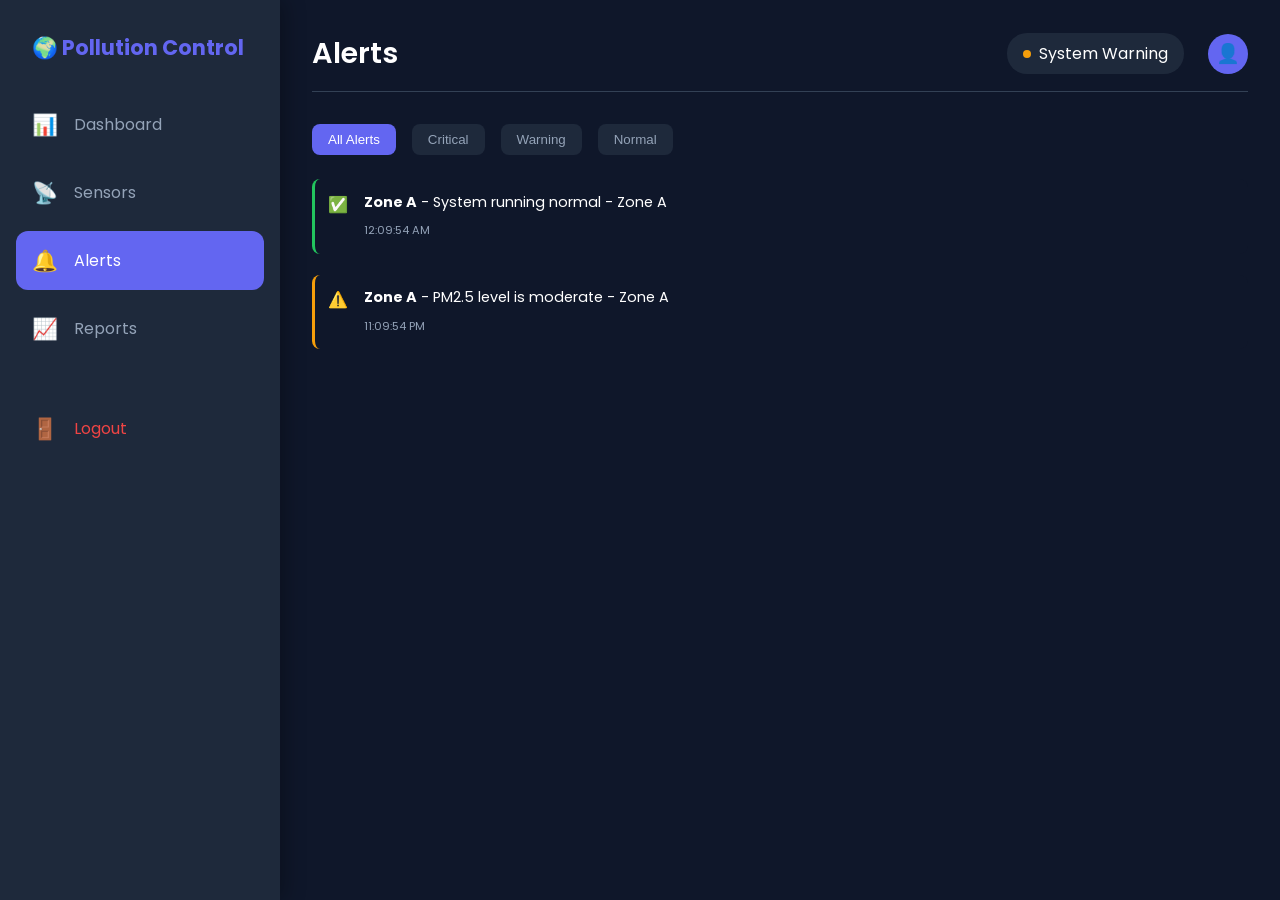
<file: alerts.html>
<!DOCTYPE html>
<html lang="en">
<head>
    <meta charset="UTF-8">
    <meta name="viewport" content="width=device-width, initial-scale=1.0">
    <title>Alerts - Pollution Control System</title>
    <link rel="preconnect" href="https://fonts.googleapis.com">
    <link rel="preconnect" href="https://fonts.gstatic.com" crossorigin>
    <link href="https://fonts.googleapis.com/css2?family=Poppins:wght@300;400;500;600;700&display=swap" rel="stylesheet">
    <link rel="stylesheet" href="css/style.css">
</head>
<body>
    <div class="app-container">
        <!-- Sidebar -->
        <aside class="sidebar">
            <div class="sidebar-header">
                <h2>🌍 Pollution Control</h2>
            </div>
            <nav class="sidebar-nav">
                <a href="index.html" class="nav-item">
                    <span class="nav-icon">📊</span>
                    <span>Dashboard</span>
                </a>
                <a href="sensors.html" class="nav-item">
                    <span class="nav-icon">📡</span>
                    <span>Sensors</span>
                </a>
                <a href="alerts.html" class="nav-item active">
                    <span class="nav-icon">🔔</span>
                    <span>Alerts</span>
                </a>
                <a href="reports.html" class="nav-item">
                    <span class="nav-icon">📈</span>
                    <span>Reports</span>
                </a>
                <a href="#" class="nav-item logout">
                    <span class="nav-icon">🚪</span>
                    <span>Logout</span>
                </a>
            </nav>
        </aside>

        <!-- Main Content -->
        <main class="main-content">
            <!-- Header -->
            <header class="header">
                <h1 class="page-title">Alerts</h1>
                <div class="header-right">
                    <div class="system-status" id="systemStatus">
                        <span class="status-dot normal"></span>
                        <span>System Normal</span>
                    </div>
                    <div class="user-icon">👤</div>
                </div>
            </header>

            <!-- Filter Buttons -->
            <div class="filter-buttons">
                <button class="filter-btn active" data-filter="all">All Alerts</button>
                <button class="filter-btn" data-filter="critical">Critical</button>
                <button class="filter-btn" data-filter="warning">Warning</button>
                <button class="filter-btn" data-filter="normal">Normal</button>
            </div>

            <!-- Alerts List -->
            <div class="alerts-full-list" id="alertsFullList">
                <!-- Alerts will be populated here -->
                <div class="alert-item normal">
                    <div class="alert-icon">ℹ️</div>
                    <div class="alert-content">
                        <p>System running normal - Zone A</p>
                        <small>10:15 AM</small>
                    </div>
                </div>
            </div>
        </main>
    </div>

    <script src="js/data.js"></script>
    <script src="js/alerts-page.js"></script>
</body>
</html>
</file>
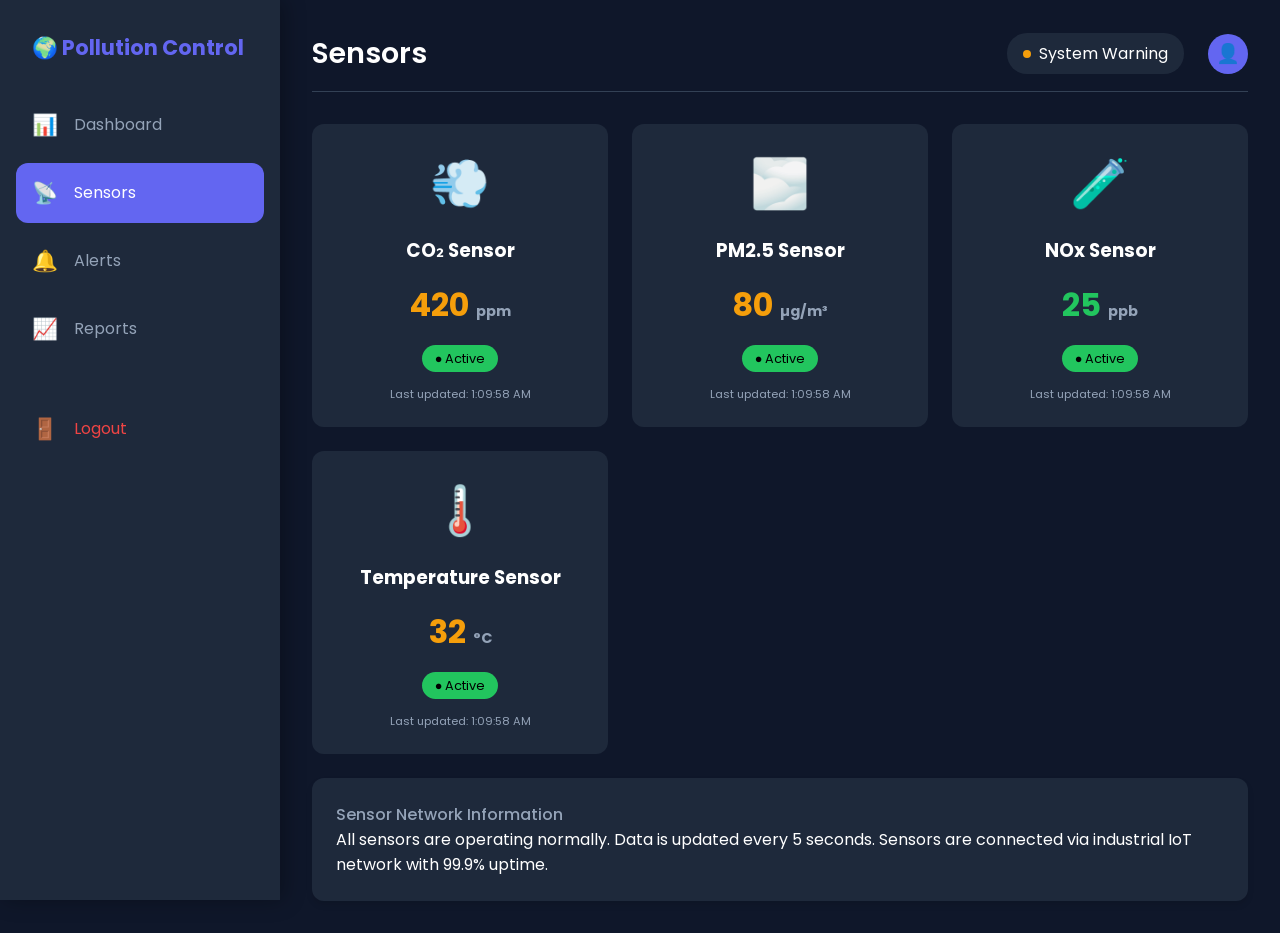
<file: sensors.html>
<!DOCTYPE html>
<html lang="en">
<head>
    <meta charset="UTF-8">
    <meta name="viewport" content="width=device-width, initial-scale=1.0">
    <title>Sensors - Pollution Control System</title>
    <link rel="preconnect" href="https://fonts.googleapis.com">
    <link rel="preconnect" href="https://fonts.gstatic.com" crossorigin>
    <link href="https://fonts.googleapis.com/css2?family=Poppins:wght@300;400;500;600;700&display=swap" rel="stylesheet">
    <link rel="stylesheet" href="css/style.css">
</head>
<body>
    <div class="app-container">
        <!-- Sidebar -->
        <aside class="sidebar">
            <div class="sidebar-header">
                <h2>🌍 Pollution Control</h2>
            </div>
            <nav class="sidebar-nav">
                <a href="index.html" class="nav-item">
                    <span class="nav-icon">📊</span>
                    <span>Dashboard</span>
                </a>
                <a href="sensors.html" class="nav-item active">
                    <span class="nav-icon">📡</span>
                    <span>Sensors</span>
                </a>
                <a href="alerts.html" class="nav-item">
                    <span class="nav-icon">🔔</span>
                    <span>Alerts</span>
                </a>
                <a href="reports.html" class="nav-item">
                    <span class="nav-icon">📈</span>
                    <span>Reports</span>
                </a>
                <a href="#" class="nav-item logout">
                    <span class="nav-icon">🚪</span>
                    <span>Logout</span>
                </a>
            </nav>
        </aside>

        <!-- Main Content -->
        <main class="main-content">
            <!-- Header -->
            <header class="header">
                <h1 class="page-title">Sensors</h1>
                <div class="header-right">
                    <div class="system-status" id="systemStatus">
                        <span class="status-dot normal"></span>
                        <span>System Normal</span>
                    </div>
                    <div class="user-icon">👤</div>
                </div>
            </header>

            <!-- Sensors Grid -->
            <div class="sensors-grid">
                <div class="sensor-card">
                    <div class="sensor-icon">💨</div>
                    <h3>CO₂ Sensor</h3>
                    <div class="sensor-value" id="sensorCo2">420 <span>ppm</span></div>
                    <div class="sensor-status">
                        <span class="status-badge active">● Active</span>
                    </div>
                    <div class="sensor-time" id="sensorCo2Time">Last updated: Just now</div>
                </div>

                <div class="sensor-card">
                    <div class="sensor-icon">🌫️</div>
                    <h3>PM2.5 Sensor</h3>
                    <div class="sensor-value" id="sensorPm25">80 <span>µg/m³</span></div>
                    <div class="sensor-status">
                        <span class="status-badge active">● Active</span>
                    </div>
                    <div class="sensor-time" id="sensorPm25Time">Last updated: Just now</div>
                </div>

                <div class="sensor-card">
                    <div class="sensor-icon">🧪</div>
                    <h3>NOx Sensor</h3>
                    <div class="sensor-value" id="sensorNox">25 <span>ppb</span></div>
                    <div class="sensor-status">
                        <span class="status-badge active">● Active</span>
                    </div>
                    <div class="sensor-time" id="sensorNoxTime">Last updated: Just now</div>
                </div>

                <div class="sensor-card">
                    <div class="sensor-icon">🌡️</div>
                    <h3>Temperature Sensor</h3>
                    <div class="sensor-value" id="sensorTemp">32 <span>°C</span></div>
                    <div class="sensor-status">
                        <span class="status-badge active">● Active</span>
                    </div>
                    <div class="sensor-time" id="sensorTempTime">Last updated: Just now</div>
                </div>
            </div>

            <!-- Additional Info -->
            <div class="card">
                <h3>Sensor Network Information</h3>
                <p>All sensors are operating normally. Data is updated every 5 seconds. Sensors are connected via industrial IoT network with 99.9% uptime.</p>
            </div>
        </main>
    </div>

    <script src="js/data.js"></script>
    <script src="js/sensors.js"></script>
</body>
</html>
</file>
<file: css/style.css>
* {
    margin: 0;
    padding: 0;
    box-sizing: border-box;
}

body {
    font-family: 'Poppins', sans-serif;
    background: #0F172A;
    color: #FFFFFF;
    overflow-x: hidden;
}

/* App Container */
.app-container {
    display: flex;
    min-height: 100vh;
}

/* Sidebar */
.sidebar {
    width: 280px;
    background: #1E293B;
    padding: 2rem 1rem;
    position: fixed;
    height: 100vh;
    overflow-y: auto;
    box-shadow: 4px 0 20px rgba(0, 0, 0, 0.3);
}

.sidebar-header h2 {
    font-size: 1.3rem;
    margin-bottom: 2rem;
    padding-left: 1rem;
    color: #6366F1;
}

.sidebar-nav {
    display: flex;
    flex-direction: column;
    gap: 0.5rem;
}

.nav-item {
    display: flex;
    align-items: center;
    gap: 1rem;
    padding: 0.9rem 1rem;
    color: #94A3B8;
    text-decoration: none;
    border-radius: 12px;
    transition: all 0.3s ease;
}

.nav-item:hover {
    background: #334155;
    color: #FFFFFF;
}

.nav-item.active {
    background: #6366F1;
    color: #FFFFFF;
}

.nav-icon {
    font-size: 1.3rem;
}

.logout {
    margin-top: 2rem;
    color: #EF4444;
}

/* Main Content */
.main-content {
    flex: 1;
    margin-left: 280px;
    padding: 2rem;
    overflow-x: auto;
}

/* Header */
.header {
    display: flex;
    justify-content: space-between;
    align-items: center;
    margin-bottom: 2rem;
    padding-bottom: 1rem;
    border-bottom: 1px solid #334155;
}

.page-title {
    font-size: 1.8rem;
    font-weight: 600;
}

.header-right {
    display: flex;
    align-items: center;
    gap: 1.5rem;
}

.system-status {
    display: flex;
    align-items: center;
    gap: 0.5rem;
    padding: 0.5rem 1rem;
    background: #1E293B;
    border-radius: 20px;
}

.status-dot {
    width: 8px;
    height: 8px;
    border-radius: 50%;
    background: #22C55E;
    animation: pulse 2s infinite;
}

.status-dot.warning {
    background: #F59E0B;
}

.status-dot.critical {
    background: #EF4444;
}

@keyframes pulse {
    0%, 100% { opacity: 1; }
    50% { opacity: 0.5; }
}

.user-icon {
    width: 40px;
    height: 40px;
    background: #6366F1;
    border-radius: 50%;
    display: flex;
    align-items: center;
    justify-content: center;
    font-size: 1.2rem;
    cursor: pointer;
}

/* Zone Selector */
.zone-selector {
    display: flex;
    gap: 1rem;
    margin-bottom: 2rem;
}

.zone-btn {
    padding: 0.7rem 1.5rem;
    background: #1E293B;
    border: none;
    color: #94A3B8;
    border-radius: 10px;
    cursor: pointer;
    font-family: 'Poppins', sans-serif;
    transition: all 0.3s ease;
}

.zone-btn:hover {
    background: #334155;
    color: #FFFFFF;
}

.zone-btn.active {
    background: #6366F1;
    color: #FFFFFF;
}

/* Dashboard Grid */
.dashboard-grid {
    display: flex;
    flex-direction: column;
    gap: 1.5rem;
}

.cards-grid {
    display: grid;
    grid-template-columns: repeat(auto-fit, minmax(250px, 1fr));
    gap: 1.5rem;
}

.card {
    background: #1E293B;
    border-radius: 12px;
    padding: 1.5rem;
    box-shadow: 0 4px 6px rgba(0, 0, 0, 0.1);
}

.card-header {
    display: flex;
    align-items: center;
    gap: 0.5rem;
    margin-bottom: 1rem;
}

.card-icon {
    font-size: 1.8rem;
}

.card h3 {
    font-size: 1rem;
    font-weight: 500;
    color: #94A3B8;
}

.card-value {
    font-size: 2.5rem;
    font-weight: 700;
    margin: 0.5rem 0;
}

.card-unit {
    color: #94A3B8;
    font-size: 0.9rem;
    margin-bottom: 0.5rem;
}

.card-status {
    padding: 0.3rem 0.8rem;
    background: #334155;
    display: inline-block;
    border-radius: 20px;
    font-size: 0.8rem;
}

.card-status[data-status="good"] {
    background: #22C55E;
}

.card-status[data-status="moderate"] {
    background: #F59E0B;
}

.card-status[data-status="high"] {
    background: #EF4444;
}

/* Chart Card */
.chart-card {
    width: 100%;
}

.chart-card canvas {
    max-height: 300px;
    margin-top: 1rem;
}

/* Two Columns */
.two-columns {
    display: grid;
    grid-template-columns: 1fr 1fr;
    gap: 1.5rem;
}

/* Control Items */
.control-item {
    display: flex;
    justify-content: space-between;
    align-items: center;
    padding: 1rem 0;
    border-bottom: 1px solid #334155;
}

.control-item:last-child {
    border-bottom: none;
}

.control-info {
    display: flex;
    gap: 1rem;
    align-items: baseline;
}

.control-status {
    font-weight: 600;
    padding: 0.2rem 0.6rem;
    border-radius: 6px;
    font-size: 0.8rem;
}

.control-status[data-status="on"] {
    background: #22C55E;
    color: #000;
}

.control-status[data-status="off"] {
    background: #EF4444;
    color: #fff;
}

/* Toggle Switch */
.toggle {
    position: relative;
    display: inline-block;
    width: 50px;
    height: 24px;
}

.toggle input {
    opacity: 0;
    width: 0;
    height: 0;
}

.toggle-slider {
    position: absolute;
    cursor: pointer;
    top: 0;
    left: 0;
    right: 0;
    bottom: 0;
    background-color: #334155;
    transition: 0.3s;
    border-radius: 24px;
}

.toggle-slider:before {
    position: absolute;
    content: "";
    height: 18px;
    width: 18px;
    left: 3px;
    bottom: 3px;
    background-color: white;
    transition: 0.3s;
    border-radius: 50%;
}

.toggle input:checked + .toggle-slider {
    background-color: #6366F1;
}

.toggle input:checked + .toggle-slider:before {
    transform: translateX(26px);
}

/* Alerts List */
.alerts-list {
    max-height: 300px;
    overflow-y: auto;
}

.alert-item {
    display: flex;
    gap: 1rem;
    padding: 0.8rem;
    margin-bottom: 0.5rem;
    background: #0F172A;
    border-radius: 8px;
    border-left: 3px solid;
}

.alert-item.critical {
    border-left-color: #EF4444;
}

.alert-item.warning, .alert-item.moderate {
    border-left-color: #F59E0B;
}

.alert-item.normal {
    border-left-color: #22C55E;
}

.alert-item p {
    font-size: 0.9rem;
    margin-bottom: 0.2rem;
}

.alert-item small {
    font-size: 0.7rem;
    color: #94A3B8;
}

.view-all {
    display: inline-block;
    margin-top: 1rem;
    color: #6366F1;
    text-decoration: none;
}

/* Sensors Page */
.sensors-grid {
    display: grid;
    grid-template-columns: repeat(auto-fit, minmax(280px, 1fr));
    gap: 1.5rem;
    margin-bottom: 1.5rem;
}

.sensor-card {
    background: #1E293B;
    border-radius: 12px;
    padding: 1.5rem;
    text-align: center;
}

.sensor-icon {
    font-size: 3rem;
    margin-bottom: 1rem;
}

.sensor-card h3 {
    margin-bottom: 1rem;
}

.sensor-value {
    font-size: 2rem;
    font-weight: 700;
    margin: 1rem 0;
}

.sensor-value span {
    font-size: 0.9rem;
    color: #94A3B8;
}

.sensor-status {
    margin: 1rem 0;
}

.status-badge {
    padding: 0.3rem 0.8rem;
    border-radius: 20px;
    font-size: 0.8rem;
}

.status-badge.active {
    background: #22C55E;
    color: #000;
}

.sensor-time {
    font-size: 0.7rem;
    color: #94A3B8;
}

/* Alerts Page */
.filter-buttons {
    display: flex;
    gap: 1rem;
    margin-bottom: 1.5rem;
}

.filter-btn {
    padding: 0.5rem 1rem;
    background: #1E293B;
    border: none;
    color: #94A3B8;
    border-radius: 8px;
    cursor: pointer;
    transition: all 0.3s ease;
}

.filter-btn.active {
    background: #6366F1;
    color: #FFFFFF;
}

.alerts-full-list {
    display: flex;
    flex-direction: column;
    gap: 0.8rem;
}

/* Reports Page */
.reports-summary {
    display: grid;
    grid-template-columns: repeat(auto-fit, minmax(250px, 1fr));
    gap: 1.5rem;
    margin-bottom: 1.5rem;
}

.summary-card {
    background: #1E293B;
    border-radius: 12px;
    padding: 1.5rem;
    display: flex;
    align-items: center;
    gap: 1rem;
}

.summary-icon {
    font-size: 2.5rem;
}

.summary-info h4 {
    font-size: 0.85rem;
    color: #94A3B8;
    margin-bottom: 0.3rem;
}

.summary-value {
    font-size: 1.5rem;
    font-weight: 600;
}

.stats-table {
    margin-top: 1rem;
}

.stat-row {
    display: flex;
    justify-content: space-between;
    padding: 0.8rem 0;
    border-bottom: 1px solid #334155;
}

/* Responsive */
@media (max-width: 1024px) {
    .sidebar {
        width: 80px;
    }
    
    .sidebar-header h2 {
        display: none;
    }
    
    .nav-item span:last-child {
        display: none;
    }
    
    .main-content {
        margin-left: 80px;
    }
    
    .two-columns {
        grid-template-columns: 1fr;
    }
}

@media (max-width: 768px) {
    .cards-grid {
        grid-template-columns: 1fr;
    }
    
    .zone-selector {
        flex-wrap: wrap;
    }
}
</file>
